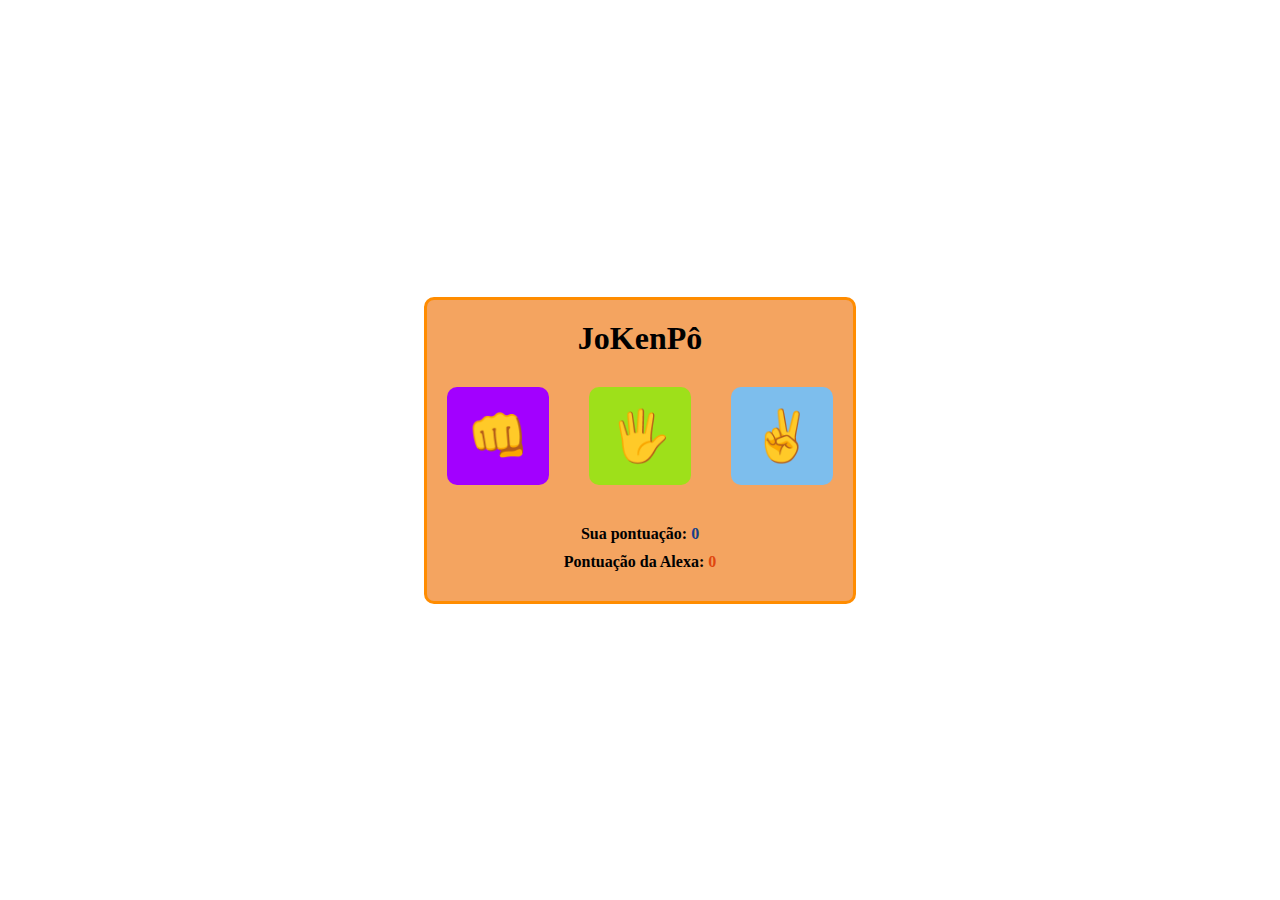
<file: projeto function/index.html>
<!DOCTYPE html>
<html lang="pt-br">
<head>
    <meta charset="UTF-8">
    <meta name="viewport" content="width=device-width, initial-scale=1.0">
    <link rel="stylesheet" href="./style.css">
    <title>DevClub JoKenPô</title>
</head>
<body>
    <div class="container">
        <h1>JoKenPô</h1>

        <div class="buttons">
            <button id="rock" onclick="playHuman ('rock')">&#x1F44A</button>
            <button id="paper" onclick="playHuman ('paper')">&#x1f590</button>
            <button id="scissors" onclick="playHuman ('scissors')">&#x270c</button>
        </div>
        <p class="result"></p>

        <p class="your-score">Sua pontuação: <span id="human-score">0</span></p>
        <p class="machine-score">Pontuação da Alexa: <span id="machine-score">0</span></p>
    </div>

</body>
<script src="./script.js"></script>
</html>
</file>
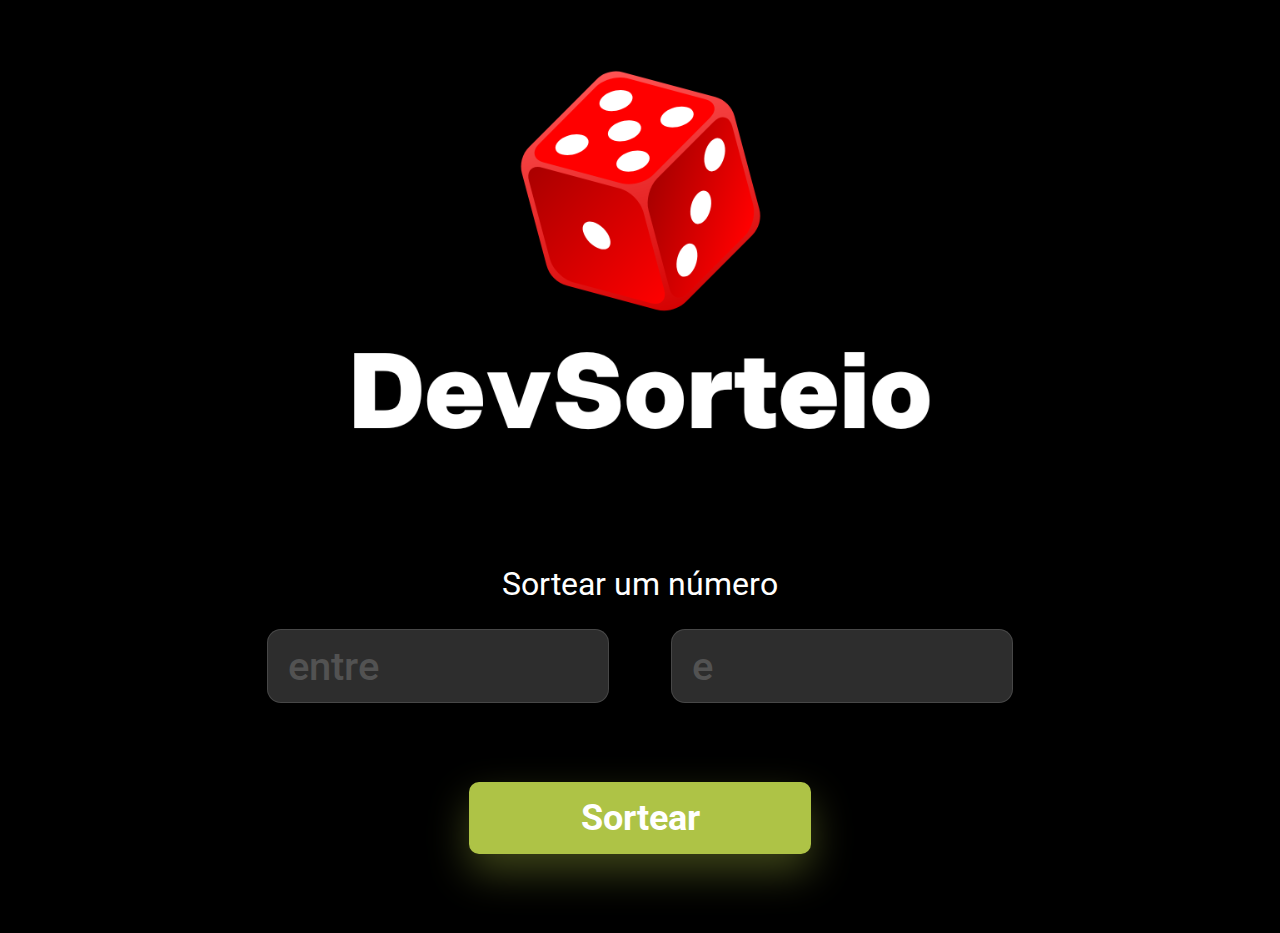
<file: projeto-random/index.html>
<!DOCTYPE html>
<html lang="en">
  <head>
    <meta charset="UTF-8" />
    <meta name="viewport" content="width=device-width, initial-scale=1.0" />
    <link rel="preconnect" href="https://fonts.googleapis.com" />
    <link rel="preconnect" href="https://fonts.gstatic.com" crossorigin />
    <link
      href="https://fonts.googleapis.com/css2?family=Roboto:wght@400;500;700&display=swap"
      rel="stylesheet"
    />
    <link rel="stylesheet" href="./style.css" />
    <title>Dev Sorteio</title>
  </head>
  <body>
    <div>
      <img src="./assets/sort 1.svg" alt="logo-dev-sorteio" />
      <h2>Sortear um número</h2>
      <div class="child">
        <input class="input-min" type="number" placeholder="entre" />
        <input class="input-max" type="number" placeholder="e" />
      </div>
      <button onclick="generateNumber()" type="submit">Sortear</button>
    </div>
  </body>
  <script src="./script.js"></script>
</html>
</file>
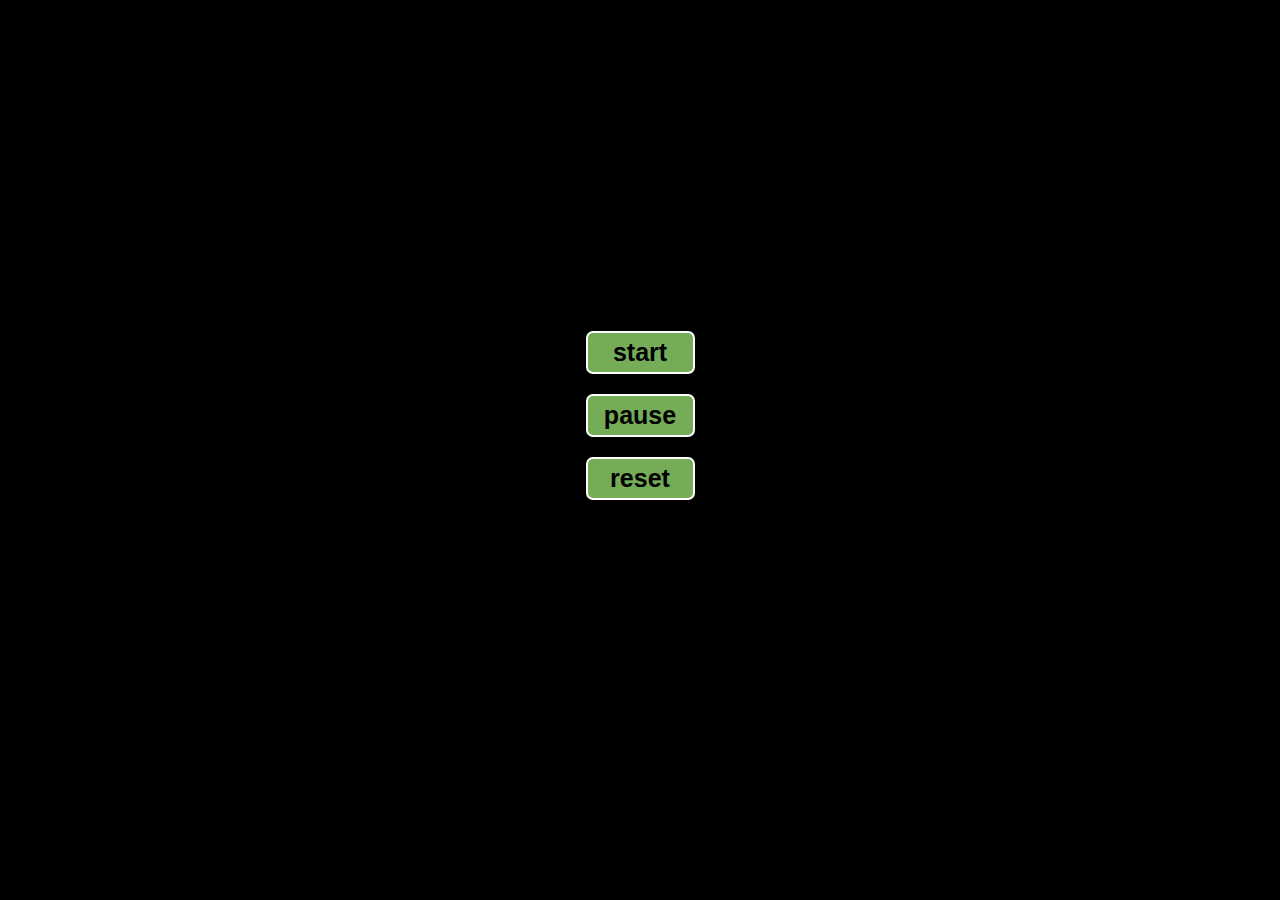
<file: cronometro-setinterval.html>
<!DOCTYPE html>
<html lang="en">
  <head>
    <meta charset="UTF-8" />
    <meta name="viewport" content="width=device-width, initial-scale=1.0" />
    <link rel="preconnect" href="https://fonts.googleapis.com" />
    <link rel="preconnect" href="https://fonts.gstatic.com" crossorigin />
    <link
      href="https://fonts.googleapis.com/css2?family=Roboto:wght@400;700&display=swap"
      rel="stylesheet"
    />
    <title>Cronômetro</title>
  </head>

  <style>
    *{
        margin: 0;
        padding: 0;
    }

    body {
      display: flex;
      justify-content: center;
      margin: 0 auto;
      background: #000000;
      font-family: "Roboto", sans-serif;
      font-weight: 400;
      font-size: 42px;
    }

    h2{
        margin-top: 15px;
    }

    div{
        display: flex;
        justify-content: center;
        margin: 125px auto 0px ;
    }

    button{
        display: flex;
        justify-content: center;
        align-items: center;
        margin: 20px auto;
        height: 43px;
        width: 109px;
        background: #74AC58;
        border: 2px solid white;
        border-radius: 7px;
        font-size: 25px;
        font-weight: 700;
    }

  </style>

  <body>
    <form name="form_main">
        <h2>Cronômetro</h2>
      <div>
        <span id="hour">00</span>:<span id="minute">00</span>:<span id="second"
          >00</span
        >:<span id="millisecond">000</span>
      </div>

      <br />

      <button type="button" name="start">start</button>
      <button type="button" name="pause">pause</button>
      <button type="button" name="reset">reset</button>
    </form>
  </body>

  <script>
    let hour = 0;
    let minute = 0;
    let second = 0;
    let millisecond = 0;

    let cron;

    document.form_main.start.onclick = () => start();
    document.form_main.pause.onclick = () => pause();
    document.form_main.reset.onclick = () => reset();

    function start() {
      pause();
      cron = setInterval(() => {
        timer();
      }, 10);
    }

    function pause() {
      clearInterval(cron);
    }

    function reset() {
      hour = 0;
      minute = 0;
      second = 0;
      millisecond = 0;
      document.getElementById("hour").innerText = "00";
      document.getElementById("minute").innerText = "00";
      document.getElementById("second").innerText = "00";
      document.getElementById("millisecond").innerText = "000";
    }

    function timer() {
      if ((millisecond += 10) == 1000) {
        millisecond = 0;
        second++;
      }
      if (second == 60) {
        second = 0;
        minute++;
      }
      if (minute == 60) {
        minute = 0;
        hour++;
      }
      document.getElementById("hour").innerText = returnData(hour);
      document.getElementById("minute").innerText = returnData(minute);
      document.getElementById("second").innerText = returnData(second);
      document.getElementById("millisecond").innerText =
        returnData(millisecond);
    }

    function returnData(input) {
      return input >= 10 ? input : `0${input}`;
    }
  </script>
</html>
</file>
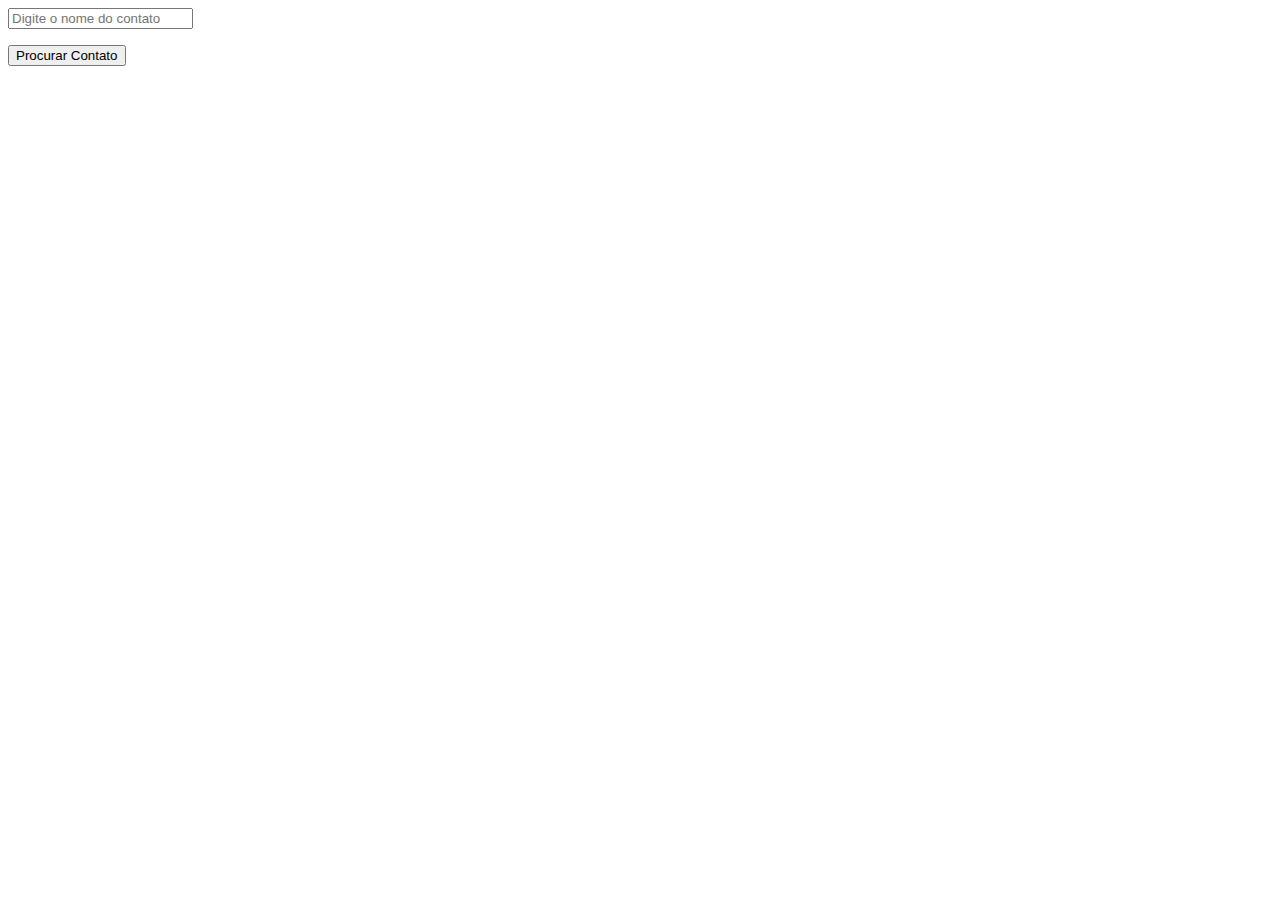
<file: desafio-for.html>
<!DOCTYPE html>
<html lang="en">
<head>
    <meta charset="UTF-8">
    <meta name="viewport" content="width=device-width, initial-scale=1.0">
    <title>Procurar Contato</title>
</head>
<body>
    <input type="text" placeholder="Digite o nome do contato">
    <p></p>
    <button onclick="search()">Procurar Contato</button>
</body>

<script>
    let p = document.querySelector('p')
    let input = document.querySelector('input')
    

    const contacts = [
        {name: 'Rodolfo', number: '(19) 981446533'},
        {name: 'Paulo', number: '(12) 988652549'},
        {name: 'Aline', number: '(13) 998261436'},
        {name: 'Maria', number: '(14) 992514432'},
    ]

function search(){

for(let i = 0; i < contacts.length ; i++){

    if (input.value.toLowerCase() === contacts[i].name.toLowerCase()) {
        p.innerHTML = `Contato Encontrado > Nome: ${contacts[i].name} Tel: ${contacts[i].number}`

        break
    } else{
        p.innerHTML = "Contato não encontrado, tente novamente."
    }
}
}    


</script>

</html>
</file>
<file: projeto function/style.css>
*{
    margin: 0;
    padding: 0;
    box-sizing: border-box;
}

body{
    background: url(https://source.unsplash.com/1600x900/?landscape);
    background-size: cover;
    display: flex;
    justify-content: center;
    align-items: center;
    min-height: 100vh;
}

.container{
    padding: 20px;
    background-color: sandybrown;
    border: 3px solid darkorange;
    border-radius: 10px;
    display: flex;
    flex-direction: column;
    align-items: center;
    justify-content: center;
}

.buttons{
    margin: 30px 0;
    display: flex;
    gap: 40px;
}

button{
    padding: 20px;
    font-size: 50px;
    cursor: pointer;
    border: none;
    border-radius: 10px;
    transition: opacity 0.5s ease-in-out;
}

button:hover{
    opacity: 0.7;
}

#rock{
    background-color: #a200ff;
}

#paper{
    background-color: #9ee01a;
}

#scissors{
    background-color: #7dbeed;
}

p{
    font-weight: bold;
    margin-bottom: 10px;
}

.your-score span{
    color: rgb(21, 64, 137);
}

.machine-score span{
    color: rgb(224, 71, 15);
}
</file>
<file: projeto-random/style.css>
* {
  margin: 0;
  padding: 0;
  outline: none;
  box-sizing: border-box;
  font-family: 'Roboto', sans-serif;
}

body {
  background: #000000;
  display: flex;
  align-items: center;
  justify-content: center;
  flex-direction: column;
  min-height: 100vh;
}

h2{
    font-style: normal;
    font-weight: 400;
    font-size: 32px;
    line-height: 38px;
    color: #FFFFFF;
    text-align: center;
    margin-top: 126px;
    margin-bottom: 26px;
}

img {
  display: flex;
  margin: 65px auto;
  width: 583px;
  height: 374px;
}

input {
    background: rgba(255, 255, 255, 0.25);
  color: #fff;
  font-family: Roboto;
  font-size: 40px;
  font-weight: 500;
  line-height: 47px;
  display: inline-block;
  width: 342px;
  height: 74px;
  border: 1px solid rgb(255, 255, 255, 0.2);
  justify-content: center;
  padding-left: 20px;
  border-radius: 14px;
  opacity: 0.7;
}

input.input-min {
  margin-right: 62px;
}

.child {
  display: flex;
  justify-content: center;
  align-items: center;
}

button {
  margin: 79px 650px;
  width: 342px;
  height: 72px;
  padding: 0 76px;
  border: none;
  border-radius: 10px;
  background: #aec346;
  box-shadow: 0px 18px 40px 0px rgba(174, 195, 70, 0.35);
  color: #fff;
  text-align: center;
  font-family: Roboto;
  font-size: 36px;
  font-style: normal;
  font-weight: 700;
  line-height: 2.5px;
  cursor: pointer;
}

button:hover{
    opacity: 0.9;
}

button:active{
    opacity: 0.8;
}
</file>
